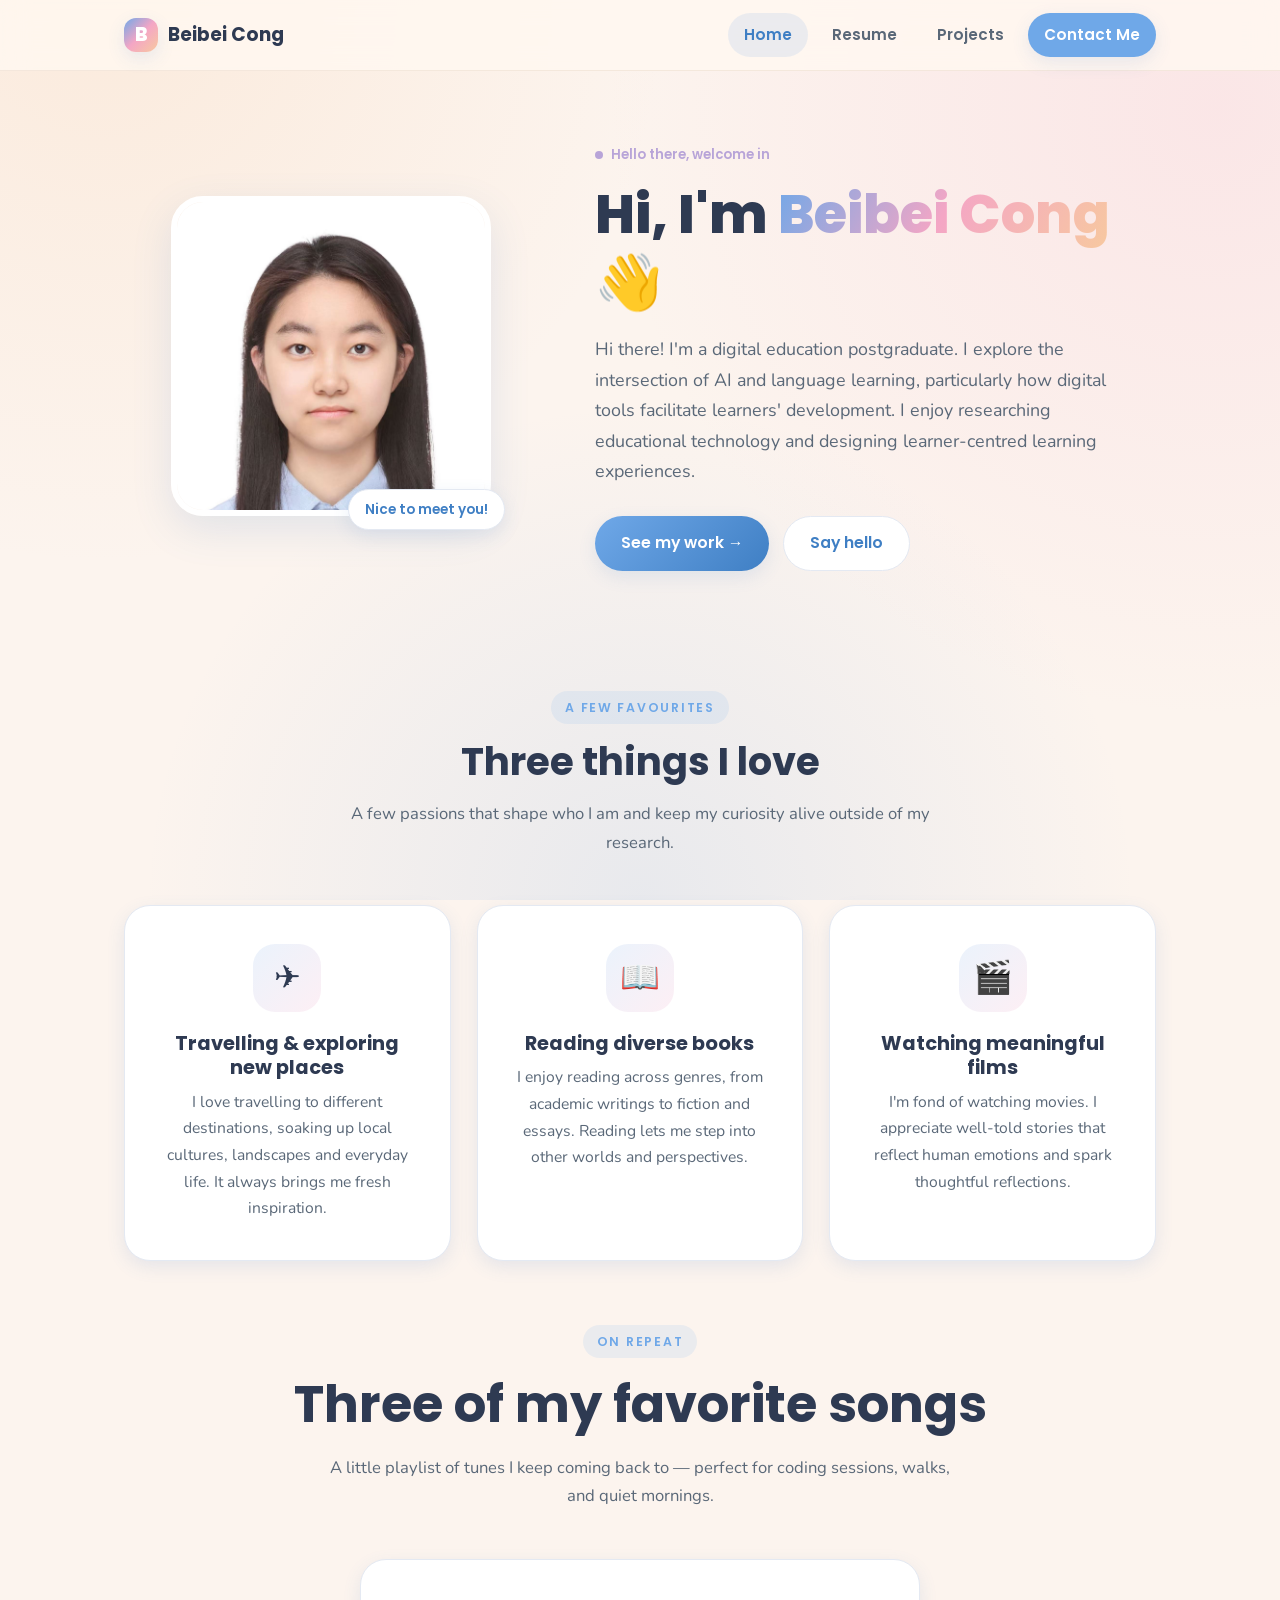
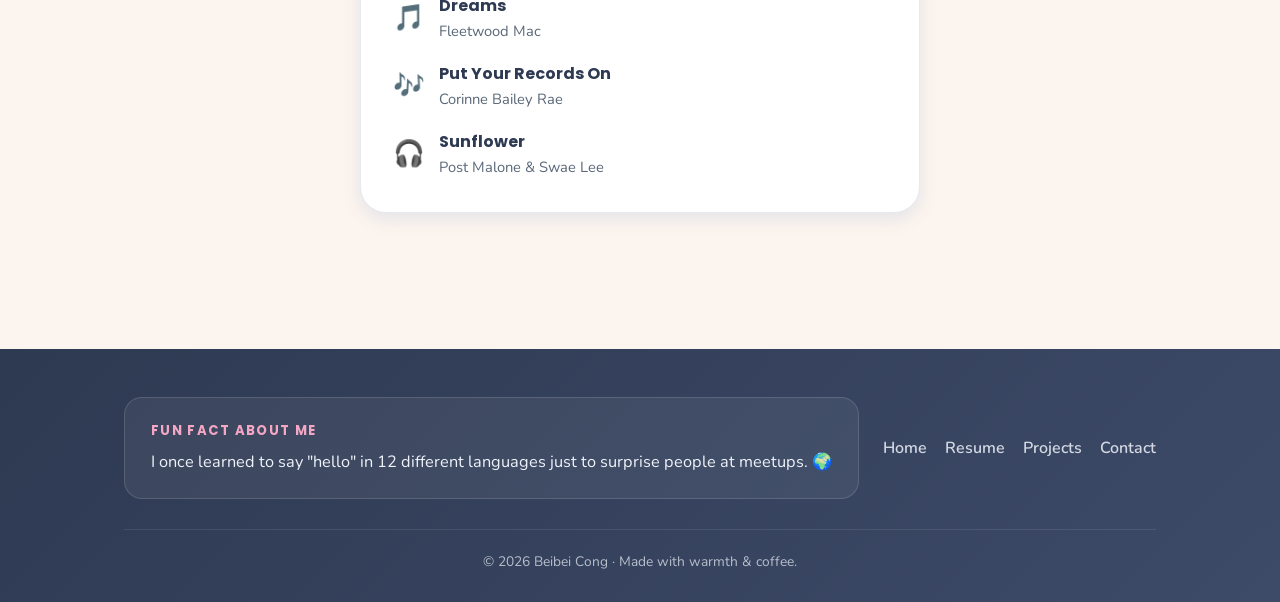
<file: index.html>
<!DOCTYPE html>
<html lang="en">
<head>
  <meta charset="UTF-8" />
  <meta name="viewport" content="width=device-width, initial-scale=1.0" />
  <title>Beibei Cong — Home</title>
  <meta name="description" content="Beibei Cong — digital education postgraduate exploring the intersection of AI and language learning, researching educational technology and designing learner-centred experiences." />
  <link rel="stylesheet" href="styles.css?v=2" />
</head>
<body>
  <!-- ===== Navbar ===== -->
  <header class="nav">
    <div class="container nav-inner">
      <a href="index.html" class="brand">
        <span class="brand-dot">B</span>
        Beibei Cong
      </a>
      <nav class="nav-links" id="navLinks">
        <a href="index.html" class="active">Home</a>
        <a href="resume.html">Resume</a>
        <a href="projects.html">Projects</a>
        <a href="contact.html" class="nav-cta">Contact Me</a>
      </nav>
      <button class="nav-toggle" aria-label="Toggle menu" aria-expanded="false">
        <span></span>
      </button>
    </div>
  </header>

  <main>
    <!-- ===== Hero ===== -->
    <section class="hero">
      <div class="container hero-grid">
        <div class="headshot-wrap reveal">
          <img class="headshot"
            src="assets/profile.jpg"
            alt="Headshot of Beibei Cong" />
          <span class="headshot-badge">Nice to meet you!</span>
        </div>
        <div class="reveal">
          <span class="hero-eyebrow"><span class="pulse"></span> Hello there, welcome in</span>
          <h1>Hi, I'm <span class="accent">Beibei Cong</span> 👋</h1>
          <p class="hero-lead">
            Hi there! I'm a digital education postgraduate. I explore the
            intersection of AI and language learning, particularly how digital
            tools facilitate learners' development. I enjoy researching
            educational technology and designing learner-centred learning
            experiences.
          </p>
          <div class="hero-actions">
            <a href="projects.html" class="btn btn-primary">See my work →</a>
            <a href="contact.html" class="btn btn-ghost">Say hello</a>
          </div>
        </div>
      </div>
    </section>

    <!-- ===== Three things I like ===== -->
    <section class="section">
      <div class="container">
        <div class="center">
          <span class="section-eyebrow">A few favourites</span>
          <h2 class="section-title">Three things I love</h2>
          <p class="section-subtitle">
            A few passions that shape who I am and keep my curiosity alive
            outside of my research.
          </p>
        </div>
        <div class="grid grid-3">
          <article class="card like-card reveal">
            <div class="like-icon">✈️</div>
            <h3>Travelling &amp; exploring new places</h3>
            <p>I love travelling to different destinations, soaking up local cultures, landscapes and everyday life. It always brings me fresh inspiration.</p>
          </article>
          <article class="card like-card reveal">
            <div class="like-icon">📖</div>
            <h3>Reading diverse books</h3>
            <p>I enjoy reading across genres, from academic writings to fiction and essays. Reading lets me step into other worlds and perspectives.</p>
          </article>
          <article class="card like-card reveal">
            <div class="like-icon">🎬</div>
            <h3>Watching meaningful films</h3>
            <p>I'm fond of watching movies. I appreciate well-told stories that reflect human emotions and spark thoughtful reflections.</p>
          </article>
        </div>
      </div>
    </section>

    <!-- ===== Favorite songs ===== -->
    <section class="section" style="padding-top:0;">
      <div class="container">
        <div class="center">
          <span class="section-eyebrow">On repeat</span>
          <h2 class="section-title section-title-lg">Three of my favorite songs</h2>
          <p class="section-subtitle">
            A little playlist of tunes I keep coming back to — perfect for
            coding sessions, walks, and quiet mornings.
          </p>
        </div>
        <div class="card reveal" style="max-width:560px; margin:0 auto;">
          <ul style="list-style:none; text-align:left; display:grid; gap:16px;">
            <li style="display:flex; align-items:center; gap:14px;">
              <span style="font-size:1.6rem;">🎵</span>
              <div>
                <div style="font-family:'Poppins',sans-serif; font-weight:700; color:var(--ink);">Dreams</div>
                <div style="color:var(--ink-soft); font-size:0.92rem;">Fleetwood Mac</div>
              </div>
            </li>
            <li style="display:flex; align-items:center; gap:14px;">
              <span style="font-size:1.6rem;">🎶</span>
              <div>
                <div style="font-family:'Poppins',sans-serif; font-weight:700; color:var(--ink);">Put Your Records On</div>
                <div style="color:var(--ink-soft); font-size:0.92rem;">Corinne Bailey Rae</div>
              </div>
            </li>
            <li style="display:flex; align-items:center; gap:14px;">
              <span style="font-size:1.6rem;">🎧</span>
              <div>
                <div style="font-family:'Poppins',sans-serif; font-weight:700; color:var(--ink);">Sunflower</div>
                <div style="color:var(--ink-soft); font-size:0.92rem;">Post Malone &amp; Swae Lee</div>
              </div>
            </li>
          </ul>
        </div>
      </div>
    </section>
  </main>

  <!-- ===== Footer with fun fact ===== -->
  <footer class="footer">
    <div class="container">
      <div class="footer-inner">
        <div class="funfact">
          <div class="label">Fun fact about me</div>
          <div class="text">
            I once learned to say "hello" in 12 different languages just to
            surprise people at meetups. 🌍
          </div>
        </div>
        <nav class="footer-links">
          <a href="index.html">Home</a>
          <a href="resume.html">Resume</a>
          <a href="projects.html">Projects</a>
          <a href="contact.html">Contact</a>
        </nav>
      </div>
      <div class="footer-bottom">
        © <span id="year"></span> Beibei Cong · Made with warmth &amp; coffee.
      </div>
    </div>
  </footer>

  <script src="script.js"></script>
  <script>document.getElementById('year').textContent = new Date().getFullYear();</script>
</body>
</html>
</file>
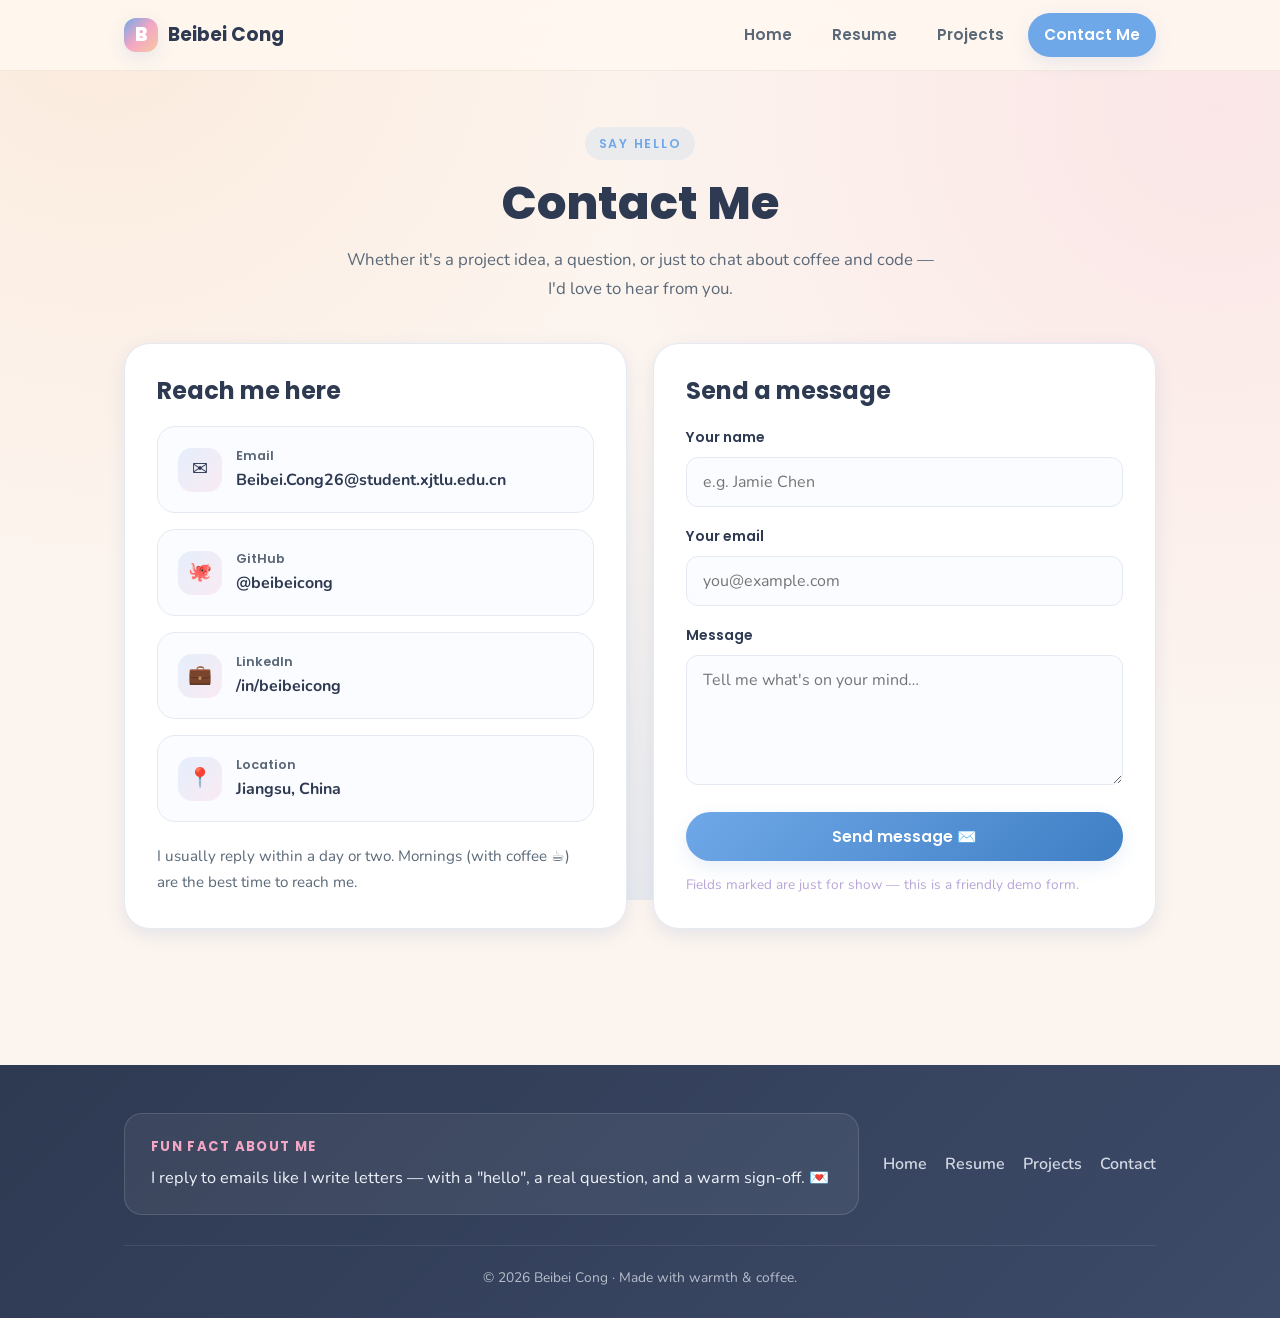
<file: contact.html>
<!DOCTYPE html>
<html lang="en">
<head>
  <meta charset="UTF-8" />
  <meta name="viewport" content="width=device-width, initial-scale=1.0" />
  <title>Beibei Cong — Contact Me</title>
  <meta name="description" content="Get in touch with Beibei Cong." />
  <link rel="stylesheet" href="styles.css" />
</head>
<body>
  <!-- ===== Navbar ===== -->
  <header class="nav">
    <div class="container nav-inner">
      <a href="index.html" class="brand">
        <span class="brand-dot">B</span>
        Beibei Cong
      </a>
      <nav class="nav-links" id="navLinks">
        <a href="index.html">Home</a>
        <a href="resume.html">Resume</a>
        <a href="projects.html">Projects</a>
        <a href="contact.html" class="active nav-cta">Contact Me</a>
      </nav>
      <button class="nav-toggle" aria-label="Toggle menu" aria-expanded="false">
        <span></span>
      </button>
    </div>
  </header>

  <main>
    <!-- ===== Page header ===== -->
    <section class="page-header">
      <div class="container">
        <span class="section-eyebrow">Say hello</span>
        <h1>Contact Me</h1>
        <p>Whether it's a project idea, a question, or just to chat about coffee and code — I'd love to hear from you.</p>
      </div>
    </section>

    <section class="section" style="padding-top:0;">
      <div class="container">
        <div class="contact-grid">
          <!-- Contact details -->
          <div class="card reveal">
            <h2 class="section-title" style="font-size:1.5rem; margin-bottom:20px;">Reach me here</h2>
            <ul class="contact-list">
              <li>
                <span class="contact-icon">✉️</span>
                <div>
                  <div class="label">Email</div>
                  <div class="value">Beibei.Cong26@student.xjtlu.edu.cn</div>
                </div>
              </li>
              <li>
                <span class="contact-icon">🐙</span>
                <div>
                  <div class="label">GitHub</div>
                  <div class="value">@beibeicong</div>
                </div>
              </li>
              <li>
                <span class="contact-icon">💼</span>
                <div>
                  <div class="label">LinkedIn</div>
                  <div class="value">/in/beibeicong</div>
                </div>
              </li>
              <li>
                <span class="contact-icon">📍</span>
                <div>
                  <div class="label">Location</div>
                  <div class="value">Jiangsu, China</div>
                </div>
              </li>
            </ul>
            <p style="margin-top:22px; color:var(--ink-soft); font-size:0.95rem;">
              I usually reply within a day or two. Mornings (with coffee ☕) are the best time to reach me.
            </p>
          </div>

          <!-- Contact form -->
          <div class="card reveal">
            <h2 class="section-title" style="font-size:1.5rem; margin-bottom:20px;">Send a message</h2>
            <form id="contact-form" novalidate>
              <div class="form-field">
                <label for="name">Your name</label>
                <input type="text" id="name" name="name" placeholder="e.g. Jamie Chen" required />
              </div>
              <div class="form-field">
                <label for="email">Your email</label>
                <input type="email" id="email" name="email" placeholder="you@example.com" required />
              </div>
              <div class="form-field">
                <label for="message">Message</label>
                <textarea id="message" name="message" placeholder="Tell me what's on your mind…" required></textarea>
              </div>
              <button type="submit" class="btn btn-primary" style="width:100%; justify-content:center;">Send message ✉️</button>
              <p class="form-note">Fields marked are just for show — this is a friendly demo form.</p>
            </form>
          </div>
        </div>
      </div>
    </section>
  </main>

  <!-- ===== Footer ===== -->
  <footer class="footer">
    <div class="container">
      <div class="footer-inner">
        <div class="funfact">
          <div class="label">Fun fact about me</div>
          <div class="text">
            I reply to emails like I write letters — with a "hello", a real question, and a warm sign-off. 💌
          </div>
        </div>
        <nav class="footer-links">
          <a href="index.html">Home</a>
          <a href="resume.html">Resume</a>
          <a href="projects.html">Projects</a>
          <a href="contact.html">Contact</a>
        </nav>
      </div>
      <div class="footer-bottom">
        © <span id="year"></span> Beibei Cong · Made with warmth &amp; coffee.
      </div>
    </div>
  </footer>

  <script src="script.js?v=2"></script>
  <script>document.getElementById('year').textContent = new Date().getFullYear();</script>
</body>
</html>
</file>
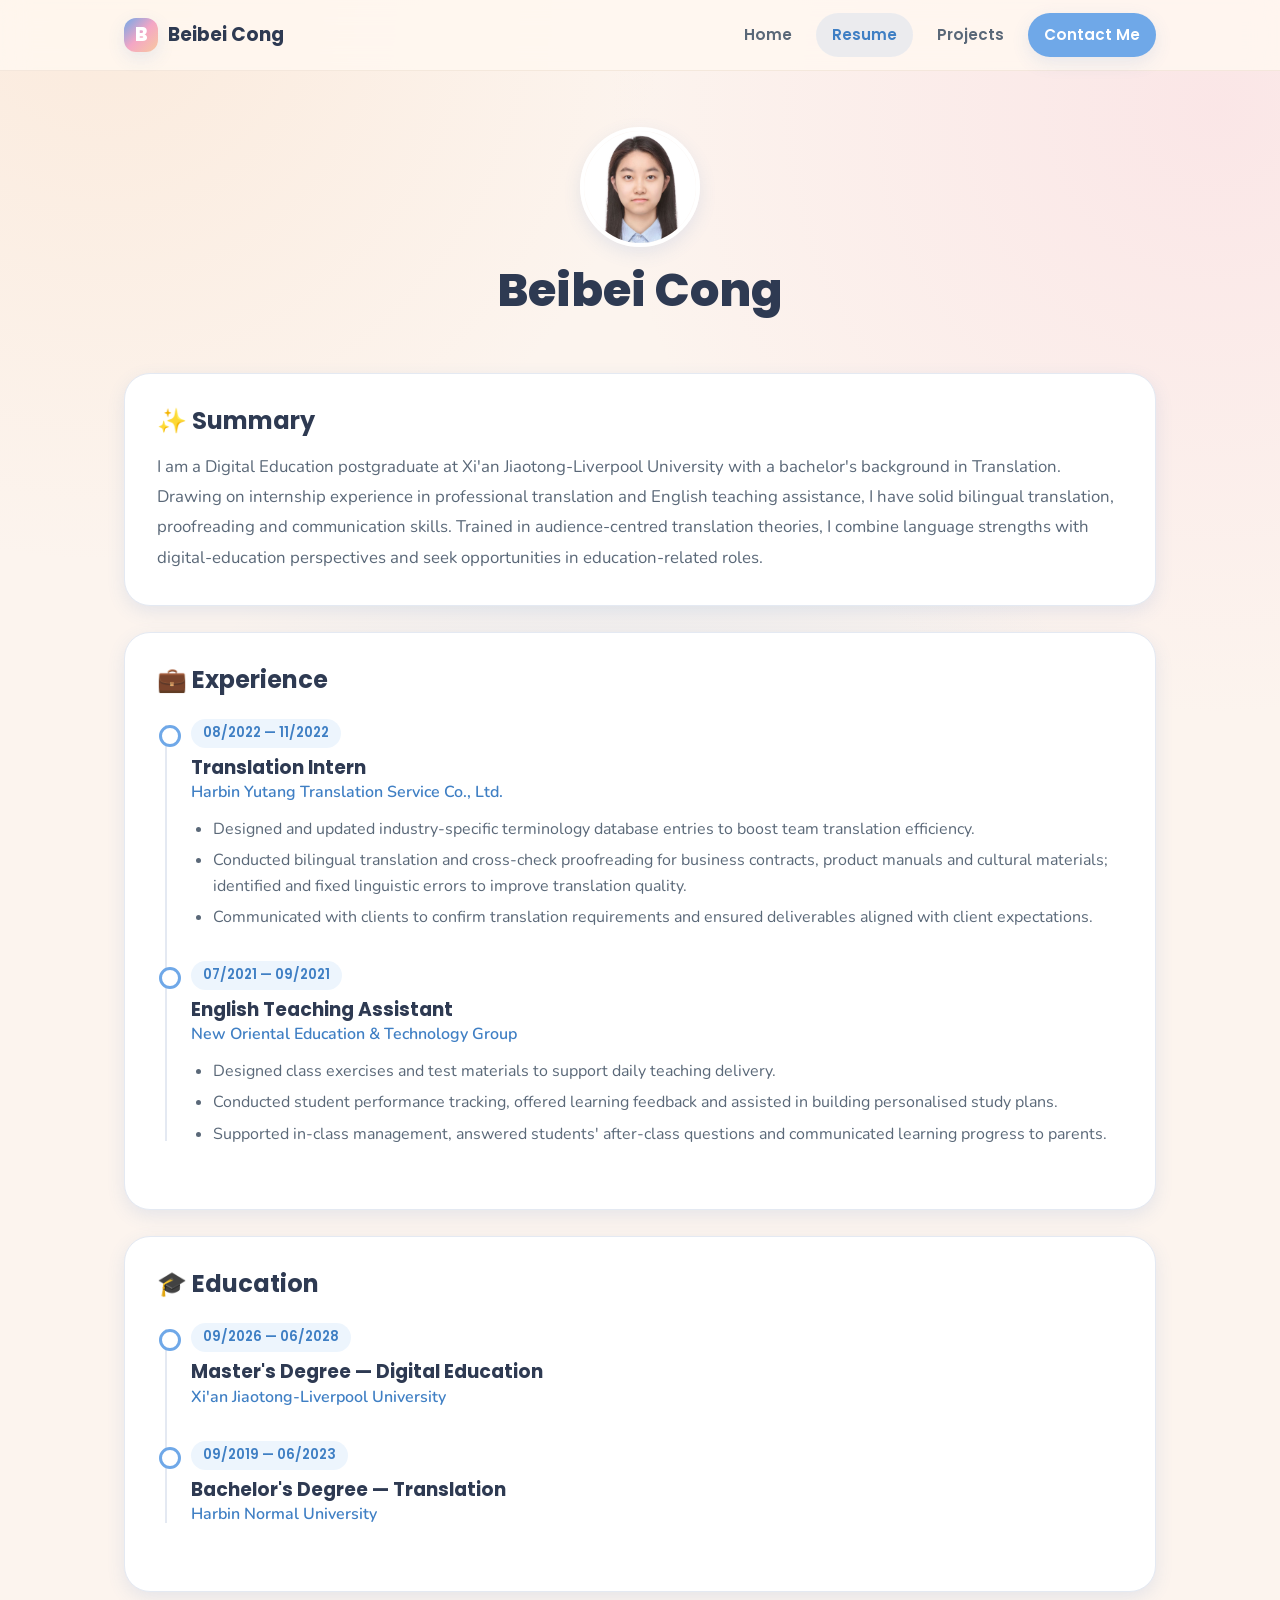
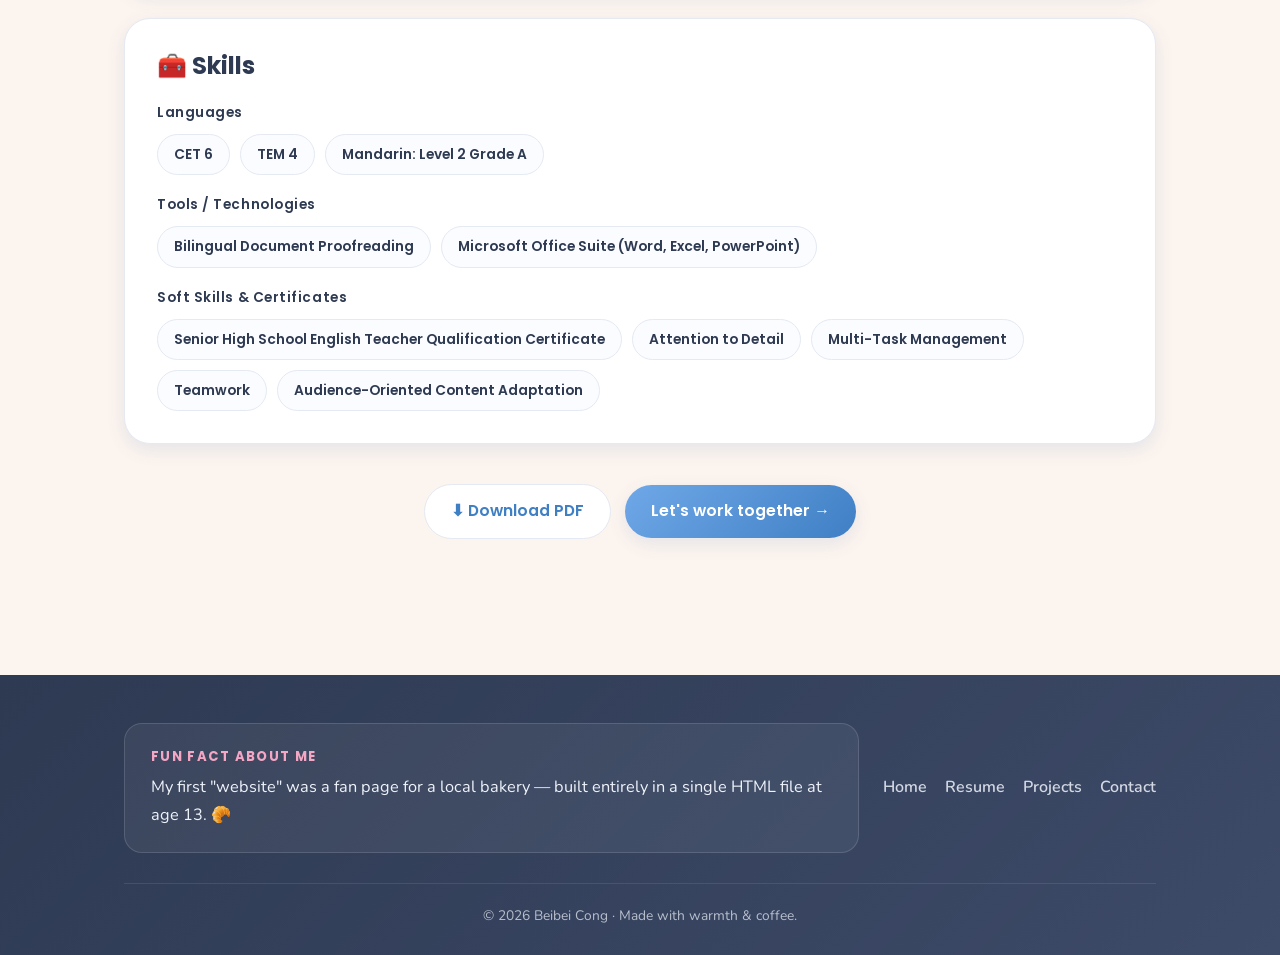
<file: resume.html>
<!DOCTYPE html>
<html lang="en">
<head>
  <meta charset="UTF-8" />
  <meta name="viewport" content="width=device-width, initial-scale=1.0" />
  <title>Beibei Cong — Resume</title>
  <meta name="description" content="The resume of Beibei Cong — experience, education, and skills." />
  <link rel="stylesheet" href="styles.css" />
  <style>
    /* Resume page — bullet list inside timeline entries */
    .resume-bullets { list-style: disc; margin: 8px 0 0; padding-left: 22px; color: var(--ink-soft); }
    .resume-bullets li { margin-bottom: 6px; line-height: 1.6; }
    .resume-bullets li:last-child { margin-bottom: 0; }
    /* Skills groups */
    .skills-group + .skills-group { margin-top: 18px; }
    .skills-group-title {
      font-family: 'Poppins', sans-serif; font-weight: 600; font-size: 0.85rem;
      letter-spacing: 0.04em; color: var(--ink); margin: 0 0 10px;
    }
    /* Resume identity header (photo + name) */
    .resume-identity .container { display: flex; flex-direction: column; align-items: center; }
    .resume-photo {
      width: 120px; height: 120px; border-radius: 50%;
      object-fit: cover; object-position: center 20%;
      border: 4px solid #fff; box-shadow: var(--shadow-sm);
      margin-bottom: 14px;
    }
    .resume-name { font-size: clamp(2rem, 4.5vw, 2.8rem); font-weight: 800; margin-bottom: 0; }

    /* ===== Print: clean compact resume PDF (nav / footer / buttons hidden) ===== */
    @media print {
      @page { size: A4; margin: 1cm; }
      body {
        line-height: 1.4;
        background-color: var(--cream);
        background-image:
          radial-gradient(circle at 8% 0%, rgba(247, 201, 159, 0.22), transparent 38%),
          radial-gradient(circle at 95% 12%, rgba(244, 166, 197, 0.18), transparent 42%),
          radial-gradient(circle at 50% 100%, rgba(111, 168, 232, 0.14), transparent 45%);
        background-attachment: scroll;
      }
      .nav, .footer, .resume-actions { display: none !important; }

      /* Identity header */
      .page-header { padding: 0 0 10px; }
      .resume-photo { width: 72px; height: 72px; margin-bottom: 6px; border-width: 3px; }
      .resume-name { font-size: 1.6rem !important; }

      /* Stack & cards */
      .section { padding: 0 !important; }
      .resume-sections { gap: 12px !important; }
      .card { box-shadow: none; padding: 12px 16px; break-inside: avoid; }
      .card .section-title { font-size: 1.12rem !important; margin-bottom: 8px !important; }

      /* Summary text */
      .card p { line-height: 1.45; }
      .resume-summary { font-size: 0.95rem !important; line-height: 1.45 !important; }

      /* Timeline */
      .timeline { padding-left: 22px; }
      .timeline-item { margin-bottom: 10px; break-inside: avoid; }
      .timeline-item:last-child { margin-bottom: 0; }
      .timeline-item h3 { font-size: 1rem; margin-bottom: 2px; }
      .timeline-item p[style] { margin-bottom: 4px !important; }
      .timeline-meta { gap: 6px; margin-bottom: 4px; font-size: 0.76rem; }
      .timeline-meta .tag { padding: 1px 9px; }
      .resume-bullets { margin-top: 4px; padding-left: 18px; }
      .resume-bullets li { margin-bottom: 2px; line-height: 1.4; }

      /* Skills */
      .skills-group + .skills-group { margin-top: 8px; }
      .skills-group-title { font-size: 0.78rem; margin-bottom: 5px; }
      .skills-wrap { gap: 6px; }
      .chip { font-size: 0.78rem; padding: 3px 11px; }

      .reveal { opacity: 1 !important; transform: none !important; }
      * { -webkit-print-color-adjust: exact; print-color-adjust: exact; }
    }
  </style>
</head>
<body>
  <!-- ===== Navbar ===== -->
  <header class="nav">
    <div class="container nav-inner">
      <a href="index.html" class="brand">
        <span class="brand-dot">B</span>
        Beibei Cong
      </a>
      <nav class="nav-links" id="navLinks">
        <a href="index.html">Home</a>
        <a href="resume.html" class="active">Resume</a>
        <a href="projects.html">Projects</a>
        <a href="contact.html" class="nav-cta">Contact Me</a>
      </nav>
      <button class="nav-toggle" aria-label="Toggle menu" aria-expanded="false">
        <span></span>
      </button>
    </div>
  </header>

  <main>
    <!-- ===== Identity header (photo + name) ===== -->
    <section class="page-header resume-identity">
      <div class="container">
        <img class="resume-photo" src="assets/profile.jpg" alt="Portrait of Beibei Cong" />
        <h1 class="resume-name">Beibei Cong</h1>
      </div>
    </section>

    <section class="section" style="padding-top:0;">
      <div class="container">
        <div class="resume-sections" style="display:flex; flex-direction:column; gap:26px;">

          <!-- ===== Summary ===== -->
          <div class="card reveal">
            <h2 class="section-title" style="font-size:1.5rem; margin-bottom:16px;">✨ Summary</h2>
            <p class="resume-summary" style="font-size:1.05rem; color:var(--ink-soft); line-height:1.8;">
              I am a Digital Education postgraduate at Xi'an Jiaotong-Liverpool University with a bachelor's background in Translation. Drawing on internship experience in professional translation and English teaching assistance, I have solid bilingual translation, proofreading and communication skills. Trained in audience-centred translation theories, I combine language strengths with digital-education perspectives and seek opportunities in education-related roles.
            </p>
          </div>

          <!-- ===== Experience ===== -->
          <div class="card reveal">
            <h2 class="section-title" style="font-size:1.5rem; margin-bottom:24px;">💼 Experience</h2>
            <div class="timeline">
              <div class="timeline-item">
                <div class="timeline-meta">
                  <span class="tag">08/2022 — 11/2022</span>
                </div>
                <h3>Translation Intern</h3>
                <p style="font-weight:600; color:var(--coral-dark); margin-bottom:10px;">Harbin Yutang Translation Service Co., Ltd.</p>
                <ul class="resume-bullets">
                  <li>Designed and updated industry-specific terminology database entries to boost team translation efficiency.</li>
                  <li>Conducted bilingual translation and cross-check proofreading for business contracts, product manuals and cultural materials; identified and fixed linguistic errors to improve translation quality.</li>
                  <li>Communicated with clients to confirm translation requirements and ensured deliverables aligned with client expectations.</li>
                </ul>
              </div>
              <div class="timeline-item">
                <div class="timeline-meta">
                  <span class="tag">07/2021 — 09/2021</span>
                </div>
                <h3>English Teaching Assistant</h3>
                <p style="font-weight:600; color:var(--coral-dark); margin-bottom:10px;">New Oriental Education &amp; Technology Group</p>
                <ul class="resume-bullets">
                  <li>Designed class exercises and test materials to support daily teaching delivery.</li>
                  <li>Conducted student performance tracking, offered learning feedback and assisted in building personalised study plans.</li>
                  <li>Supported in-class management, answered students' after-class questions and communicated learning progress to parents.</li>
                </ul>
              </div>
            </div>
          </div>

          <!-- ===== Education ===== -->
          <div class="card reveal">
            <h2 class="section-title" style="font-size:1.5rem; margin-bottom:24px;">🎓 Education</h2>
            <div class="timeline">
              <div class="timeline-item">
                <div class="timeline-meta">
                  <span class="tag">09/2026 — 06/2028</span>
                </div>
                <h3>Master's Degree — Digital Education</h3>
                <p style="font-weight:600; color:var(--coral-dark); margin-bottom:6px;">Xi'an Jiaotong-Liverpool University</p>
              </div>
              <div class="timeline-item">
                <div class="timeline-meta">
                  <span class="tag">09/2019 — 06/2023</span>
                </div>
                <h3>Bachelor's Degree — Translation</h3>
                <p style="font-weight:600; color:var(--coral-dark); margin-bottom:6px;">Harbin Normal University</p>
              </div>
            </div>
          </div>

          <!-- ===== Skills ===== -->
          <div class="card reveal">
            <h2 class="section-title" style="font-size:1.5rem; margin-bottom:20px;">🧰 Skills</h2>
            <div class="skills-group">
              <p class="skills-group-title">Languages</p>
              <div class="skills-wrap">
                <span class="chip">CET 6</span>
                <span class="chip">TEM 4</span>
                <span class="chip">Mandarin: Level 2 Grade A</span>
              </div>
            </div>
            <div class="skills-group">
              <p class="skills-group-title">Tools / Technologies</p>
              <div class="skills-wrap">
                <span class="chip">Bilingual Document Proofreading</span>
                <span class="chip">Microsoft Office Suite (Word, Excel, PowerPoint)</span>
              </div>
            </div>
            <div class="skills-group">
              <p class="skills-group-title">Soft Skills &amp; Certificates</p>
              <div class="skills-wrap">
                <span class="chip">Senior High School English Teacher Qualification Certificate</span>
                <span class="chip">Attention to Detail</span>
                <span class="chip">Multi-Task Management</span>
                <span class="chip">Teamwork</span>
                <span class="chip">Audience-Oriented Content Adaptation</span>
              </div>
            </div>
          </div>

        </div>

        <div class="center resume-actions" style="margin-top:40px;">
          <a href="resume.pdf" download="Beibei-Cong-Resume.pdf" class="btn btn-ghost">⬇ Download PDF</a>
          <a href="contact.html" class="btn btn-primary" style="margin-left:10px;">Let's work together →</a>
        </div>
      </div>
    </section>
  </main>

  <!-- ===== Footer ===== -->
  <footer class="footer">
    <div class="container">
      <div class="footer-inner">
        <div class="funfact">
          <div class="label">Fun fact about me</div>
          <div class="text">
            My first "website" was a fan page for a local bakery — built entirely in a single HTML file at age 13. 🥐
          </div>
        </div>
        <nav class="footer-links">
          <a href="index.html">Home</a>
          <a href="resume.html">Resume</a>
          <a href="projects.html">Projects</a>
          <a href="contact.html">Contact</a>
        </nav>
      </div>
      <div class="footer-bottom">
        © <span id="year"></span> Beibei Cong · Made with warmth &amp; coffee.
      </div>
    </div>
  </footer>

  <script src="script.js"></script>
  <script>document.getElementById('year').textContent = new Date().getFullYear();</script>
</body>
</html>
</file>
<file: styles.css>
/* ===== Google Fonts ===== */
@import url('https://fonts.googleapis.com/css2?family=Nunito:wght@400;500;600;700&family=Poppins:wght@500;600;700;800&display=swap');

/* ===== Design Tokens ===== */
:root {
  --cream: #FCF4EE;        /* soft peach base */
  --cream-soft: #F7F4FB;   /* cool lavender-white */
  --coral: #6FA8E8;        /* COOL BLUE (primary) */
  --coral-dark: #3F7FC4;   /* deep blue */
  --honey: #F4A6C5;        /* PINK */
  --peach: #F7C99F;        /* warm peach (gradient accent) */
  --sage: #B8A4D8;         /* soft lavender (status) */
  --ink: #2E3A52;          /* cool navy text */
  --ink-soft: #5A6878;
  --card: #FFFFFF;
  --card-warm: #FBFCFF;    /* cool-tinted card */
  --line: #E4E9F2;
  --shadow: 0 14px 40px rgba(63, 127, 196, 0.14);
  --shadow-sm: 0 6px 18px rgba(63, 127, 196, 0.12);
  --radius-lg: 26px;
  --radius-md: 18px;
  --radius-sm: 12px;
  --maxw: 1080px;
}

/* ===== Reset ===== */
* { margin: 0; padding: 0; box-sizing: border-box; }

html { scroll-behavior: smooth; }

body {
  font-family: 'Nunito', system-ui, sans-serif;
  color: var(--ink);
  background: var(--cream);
  background-image:
    radial-gradient(circle at 8% 0%, rgba(247, 201, 159, 0.22), transparent 38%),
    radial-gradient(circle at 95% 12%, rgba(244, 166, 197, 0.18), transparent 42%),
    radial-gradient(circle at 50% 100%, rgba(111, 168, 232, 0.14), transparent 45%);
  background-attachment: fixed;
  line-height: 1.7;
  -webkit-font-smoothing: antialiased;
  min-height: 100vh;
  display: flex;
  flex-direction: column;
}

h1, h2, h3, h4 { font-family: 'Poppins', system-ui, sans-serif; line-height: 1.25; color: var(--ink); }

a { color: var(--coral-dark); text-decoration: none; transition: color .2s ease; }
a:hover { color: var(--coral); }

img { max-width: 100%; display: block; }

main { flex: 1; }

/* ===== Layout helpers ===== */
.container { width: 100%; max-width: var(--maxw); margin: 0 auto; padding: 0 24px; }

.section { padding: 64px 0; }
.section-eyebrow {
  display: inline-block;
  font-family: 'Poppins', sans-serif;
  font-weight: 600;
  font-size: 0.78rem;
  letter-spacing: 0.14em;
  text-transform: uppercase;
  color: var(--coral);
  background: rgba(111, 168, 232, 0.12);
  padding: 6px 14px;
  border-radius: 999px;
  margin-bottom: 14px;
}
.section-title {
  font-size: clamp(1.7rem, 3.4vw, 2.4rem);
  font-weight: 700;
  margin-bottom: 14px;
}
.section-title-lg {
  font-size: clamp(2.3rem, 5vw, 3.2rem);
  margin-bottom: 18px;
}
.section-subtitle {
  color: var(--ink-soft);
  max-width: 620px;
  margin: 0 auto 48px;
  font-size: 1.04rem;
}
.center { text-align: center; }

/* ===== Navbar ===== */
.nav {
  position: sticky;
  top: 0;
  z-index: 50;
  backdrop-filter: blur(14px);
  background: rgba(255, 248, 241, 0.82);
  border-bottom: 1px solid rgba(240, 226, 212, 0.7);
}
.nav-inner {
  display: flex;
  align-items: center;
  justify-content: space-between;
  height: 70px;
}
.brand {
  display: flex;
  align-items: center;
  gap: 10px;
  font-family: 'Poppins', sans-serif;
  font-weight: 700;
  font-size: 1.18rem;
  color: var(--ink);
}
.brand-dot {
  width: 34px; height: 34px;
  border-radius: 12px;
  background: linear-gradient(135deg, var(--coral), var(--honey), var(--peach));
  display: grid; place-items: center;
  color: #fff; font-weight: 800;
  box-shadow: var(--shadow-sm);
}
.nav-links { display: flex; align-items: center; gap: 8px; }
.nav-links a {
  font-family: 'Poppins', sans-serif;
  font-weight: 600;
  font-size: 0.95rem;
  color: var(--ink-soft);
  padding: 9px 16px;
  border-radius: 999px;
  transition: all .2s ease;
}
.nav-links a:hover { color: var(--coral-dark); background: rgba(111, 168, 232, 0.10); }
.nav-links a.active { color: var(--coral-dark); background: rgba(111, 168, 232, 0.14); }
.nav-cta {
  background: var(--coral) !important;
  color: #fff !important;
  box-shadow: var(--shadow-sm);
}
.nav-cta:hover { background: var(--coral-dark) !important; color: #fff !important; }

.nav-toggle {
  display: none;
  background: none; border: none; cursor: pointer;
  width: 42px; height: 42px; border-radius: 12px;
  align-items: center; justify-content: center;
}
.nav-toggle:hover { background: rgba(111, 168, 232, 0.10); }
.nav-toggle span {
  display: block; width: 22px; height: 2px; border-radius: 2px;
  background: var(--ink); position: relative;
  transition: .25s ease;
}
.nav-toggle span::before, .nav-toggle span::after {
  content: ''; position: absolute; left: 0;
  width: 22px; height: 2px; border-radius: 2px; background: var(--ink);
  transition: .25s ease;
}
.nav-toggle span::before { top: -7px; }
.nav-toggle span::after { top: 7px; }

/* ===== Buttons ===== */
.btn {
  display: inline-flex; align-items: center; gap: 8px;
  font-family: 'Poppins', sans-serif;
  font-weight: 600; font-size: 0.98rem;
  padding: 13px 26px; border-radius: 999px;
  border: none; cursor: pointer; transition: all .22s ease;
}
.btn-primary {
  background: linear-gradient(135deg, var(--coral), var(--coral-dark));
  color: #fff; box-shadow: var(--shadow-sm);
}
.btn-primary:hover { transform: translateY(-2px); box-shadow: var(--shadow); color: #fff; }
.btn-ghost {
  background: var(--card);
  color: var(--coral-dark);
  border: 1.5px solid var(--line);
}
.btn-ghost:hover { border-color: var(--coral); color: var(--coral-dark); transform: translateY(-2px); }

/* ===== Cards ===== */
.card {
  background: var(--card);
  border: 1px solid var(--line);
  border-radius: var(--radius-lg);
  padding: 32px;
  box-shadow: var(--shadow-sm);
  transition: transform .22s ease, box-shadow .22s ease;
}
.card:hover { transform: translateY(-4px); box-shadow: var(--shadow); }

.grid { display: grid; gap: 26px; }
.grid-3 { grid-template-columns: repeat(3, 1fr); }
.grid-2 { grid-template-columns: repeat(2, 1fr); }

/* ===== Hero ===== */
.hero {
  padding: 70px 0 56px;
}
.hero-grid {
  display: grid;
  grid-template-columns: 0.85fr 1.15fr;
  gap: 56px;
  align-items: center;
}
.headshot-wrap {
  position: relative;
  justify-self: center;
}
.headshot {
  width: 320px; height: 320px;
  border-radius: 32px;
  object-fit: cover;
  object-position: center top;
  border: 6px solid var(--card);
  box-shadow: var(--shadow);
}
.headshot-badge {
  position: absolute;
  bottom: -14px; right: -14px;
  background: var(--card);
  border: 1px solid var(--line);
  border-radius: 999px;
  padding: 8px 16px;
  font-family: 'Poppins', sans-serif;
  font-weight: 600;
  font-size: 0.85rem;
  color: var(--coral-dark);
  box-shadow: var(--shadow-sm);
}
.hero-eyebrow {
  display: inline-flex; align-items: center; gap: 8px;
  font-family: 'Poppins', sans-serif;
  font-weight: 600; font-size: 0.82rem;
  color: var(--sage);
  margin-bottom: 14px;
}
.hero-eyebrow .pulse {
  width: 8px; height: 8px; border-radius: 50%;
  background: var(--sage);
  box-shadow: 0 0 0 0 rgba(184, 164, 216, 0.6);
  animation: pulse 2s infinite;
}
@keyframes pulse {
  0% { box-shadow: 0 0 0 0 rgba(184, 164, 216, 0.55); }
  70% { box-shadow: 0 0 0 10px rgba(184, 164, 216, 0); }
  100% { box-shadow: 0 0 0 0 rgba(184, 164, 216, 0); }
}
.hero h1 {
  font-size: clamp(2.3rem, 5vw, 3.4rem);
  font-weight: 800;
  margin-bottom: 18px;
}
.hero h1 .accent {
  background: linear-gradient(120deg, var(--coral), var(--honey), var(--peach));
  -webkit-background-clip: text;
  background-clip: text;
  -webkit-text-fill-color: transparent;
}
.hero-lead {
  font-size: 1.12rem;
  color: var(--ink-soft);
  max-width: 540px;
  margin-bottom: 30px;
}
.hero-actions { display: flex; flex-wrap: wrap; gap: 14px; }

/* ===== Likes cards ===== */
.like-card { text-align: center; padding: 38px 28px; }
.like-icon {
  width: 68px; height: 68px;
  margin: 0 auto 20px;
  border-radius: 22px;
  display: grid; place-items: center;
  font-size: 2rem;
  background: linear-gradient(135deg, rgba(111,168,232,0.14), rgba(244,166,197,0.18));
}
.like-card h3 { font-size: 1.22rem; margin-bottom: 8px; }
.like-card p { color: var(--ink-soft); font-size: 0.98rem; }

/* ===== Page header (sub-pages) ===== */
.page-header {
  padding: 56px 0 40px;
  text-align: center;
}
.page-header h1 {
  font-size: clamp(2rem, 4.5vw, 2.9rem);
  font-weight: 800;
  margin-bottom: 14px;
}
.page-header p { color: var(--ink-soft); max-width: 600px; margin: 0 auto; font-size: 1.05rem; }

/* ===== Resume timeline ===== */
.timeline { position: relative; padding-left: 34px; }
.timeline::before {
  content: ''; position: absolute;
  left: 8px; top: 6px; bottom: 6px;
  width: 2px; background: var(--line);
}
.timeline-item { position: relative; margin-bottom: 30px; }
.timeline-item::before {
  content: ''; position: absolute;
  left: -32px; top: 6px;
  width: 16px; height: 16px; border-radius: 50%;
  background: var(--card);
  border: 3px solid var(--coral);
}
.timeline-item h3 { font-size: 1.18rem; }
.timeline-meta {
  display: flex; flex-wrap: wrap; gap: 8px;
  font-family: 'Poppins', sans-serif;
  font-size: 0.84rem; font-weight: 600;
  color: var(--coral-dark);
  margin-bottom: 8px;
}
.timeline-meta .tag {
  background: rgba(111, 168, 232, 0.12);
  padding: 3px 12px; border-radius: 999px;
}
.timeline-item p { color: var(--ink-soft); }

.skills-wrap { display: flex; flex-wrap: wrap; gap: 10px; }
.chip {
  font-family: 'Poppins', sans-serif;
  font-weight: 600; font-size: 0.86rem;
  background: var(--card-warm);
  border: 1px solid var(--line);
  color: var(--ink);
  padding: 8px 16px; border-radius: 999px;
  transition: all .2s ease;
}
.chip:hover { border-color: var(--coral); color: var(--coral-dark); transform: translateY(-2px); }

/* ===== Project cards ===== */
.project-card { padding: 0; overflow: hidden; display: flex; flex-direction: column; }
.project-thumb {
  height: 180px;
  background: linear-gradient(135deg, var(--coral), var(--honey), var(--peach));
  display: grid; place-items: center;
  font-size: 3rem;
}
.project-body { padding: 26px 28px 30px; }
.project-body h3 { font-size: 1.22rem; margin-bottom: 8px; }
.project-body p { color: var(--ink-soft); font-size: 0.98rem; margin-bottom: 16px; }
.project-tags { display: flex; flex-wrap: wrap; gap: 8px; }
.project-tag {
  font-family: 'Poppins', sans-serif;
  font-size: 0.76rem; font-weight: 600;
  background: rgba(244, 166, 197, 0.22);
  color: #C0578A;
  padding: 4px 12px; border-radius: 999px;
}

/* ===== To-do app ===== */
.todo-app { max-width: 620px; margin: 0 auto; }
.todo-search-wrap { margin-bottom: 16px; }
.todo-search-wrap input {
  width: 100%;
  font-family: 'Nunito', sans-serif;
  font-size: 0.98rem;
  padding: 12px 16px;
  border: 1.5px solid var(--line);
  border-radius: var(--radius-sm);
  background: var(--cream-soft);
  color: var(--ink);
  transition: border-color .2s ease, box-shadow .2s ease;
}
.todo-search-wrap input:focus {
  outline: none; border-color: var(--coral);
  box-shadow: 0 0 0 4px rgba(111, 168, 232, 0.14);
}
.todo-search-wrap input::placeholder { color: var(--ink-soft); opacity: 0.8; }
.todo-no-match {
  text-align: center;
  color: var(--ink-soft);
  padding: 24px 16px;
  font-size: 0.95rem;
}
.todo-input-row {
  display: flex;
  flex-wrap: wrap;
  gap: 12px;
  align-items: stretch;
}
.todo-input-row input[type="text"] {
  flex: 1 1 200px;
  font-family: 'Nunito', sans-serif;
  font-size: 1rem;
  padding: 13px 16px;
  border: 1.5px solid var(--line);
  border-radius: var(--radius-sm);
  background: var(--card-warm);
  color: var(--ink);
  transition: border-color .2s ease, box-shadow .2s ease;
}
.todo-input-row input[type="text"]:focus {
  outline: none; border-color: var(--coral);
  box-shadow: 0 0 0 4px rgba(111, 168, 232, 0.14);
}
.todo-input-row input[type="date"] {
  font-family: 'Nunito', sans-serif;
  font-size: 0.95rem;
  padding: 13px 16px;
  border: 1.5px solid var(--line);
  border-radius: var(--radius-sm);
  background: var(--card-warm);
  color: var(--ink);
  flex: 0 0 auto;
}
.todo-input-row input[type="date"]:focus {
  outline: none; border-color: var(--coral);
  box-shadow: 0 0 0 4px rgba(111, 168, 232, 0.14);
}
.todo-add {
  flex: 0 0 auto;
  font-family: 'Poppins', sans-serif;
  font-weight: 600;
  font-size: 0.98rem;
  padding: 13px 26px;
  border-radius: var(--radius-sm);
  border: none;
  cursor: pointer;
  background: linear-gradient(135deg, var(--coral), var(--coral-dark));
  color: #fff;
  box-shadow: var(--shadow-sm);
  transition: transform .2s ease, box-shadow .2s ease;
}
.todo-add:hover { transform: translateY(-2px); box-shadow: var(--shadow); }

.todo-list { list-style: none; display: grid; gap: 10px; margin-top: 26px; }
.todo-empty {
  text-align: center;
  color: var(--ink-soft);
  padding: 36px 20px;
  border: 2px dashed var(--line);
  border-radius: var(--radius-md);
}
.todo-item {
  display: flex;
  align-items: center;
  gap: 14px;
  padding: 14px 18px;
  background: var(--card-warm);
  border: 1.5px solid var(--line);
  border-radius: var(--radius-sm);
  transition: all .2s ease;
}
.todo-item:hover { border-color: var(--coral); }
.todo-item.done { opacity: 0.65; background: var(--cream-soft); }

.todo-check {
  flex: none;
  width: 24px; height: 24px;
  border: 2px solid var(--line);
  border-radius: 8px;
  background: var(--card);
  cursor: pointer;
  display: grid; place-items: center;
  transition: all .2s ease;
}
.todo-check:hover { border-color: var(--coral); }
.todo-item.done .todo-check {
  background: linear-gradient(135deg, var(--coral), var(--coral-dark));
  border-color: var(--coral-dark);
}
.todo-check svg { display: none; }
.todo-item.done .todo-check svg { display: block; }

.todo-text { flex: 1; min-width: 0; }
.todo-text .task { font-weight: 600; color: var(--ink); word-break: break-word; cursor: text; border-radius: 6px; padding: 2px 4px; margin: -2px -4px; }
.todo-text .task:hover { background: rgba(111, 168, 232, 0.10); }
.todo-text .task[contenteditable="true"] { outline: none; background: var(--card); box-shadow: 0 0 0 3px rgba(111, 168, 232, 0.22); }
.todo-item.done .todo-text .task { text-decoration: line-through; color: var(--ink-soft); }
.todo-text .date {
  font-family: 'Poppins', sans-serif;
  font-size: 0.78rem; font-weight: 600;
  color: var(--coral-dark);
  margin-top: 2px;
}
.todo-item.done .todo-text .date { color: var(--ink-soft); }

.todo-delete {
  flex: none;
  width: 34px; height: 34px;
  border-radius: 10px;
  border: none;
  background: transparent;
  color: var(--ink-soft);
  font-size: 1.2rem;
  cursor: pointer;
  display: grid; place-items: center;
  transition: all .2s ease;
}
.todo-delete:hover { background: rgba(244, 166, 197, 0.2); color: #C0578A; }

.todo-stats {
  display: flex; gap: 14px;
  margin-top: 18px;
  font-family: 'Poppins', sans-serif;
  font-size: 0.85rem; font-weight: 600;
  color: var(--ink-soft);
}
.todo-stats span { display: inline-flex; align-items: center; gap: 6px; }

/* Priority selector */
.todo-priority {
  display: inline-flex;
  gap: 6px;
  padding: 4px;
  background: var(--cream-soft);
  border: 1.5px solid var(--line);
  border-radius: var(--radius-sm);
}
.todo-priority button {
  font-family: 'Poppins', sans-serif;
  font-weight: 600;
  font-size: 0.82rem;
  padding: 7px 14px;
  border: none;
  border-radius: 8px;
  background: transparent;
  color: var(--ink-soft);
  cursor: pointer;
  transition: all .2s ease;
}
.todo-priority button:hover { background: rgba(111, 168, 232, 0.12); }
.todo-priority button.active {
  color: #fff;
  box-shadow: var(--shadow-sm);
}
.todo-priority button.active[data-priority="low"]    { background: #6FAE7E; }
.todo-priority button.active[data-priority="medium"] { background: #F2A93B; }
.todo-priority button.active[data-priority="high"]   { background: #E07A6B; }

/* Emoji picker */
.todo-emoji-row {
  display: flex;
  flex-wrap: wrap;
  gap: 8px;
  align-items: center;
  margin-top: 14px;
}
.todo-emoji-row .label {
  font-family: 'Poppins', sans-serif;
  font-weight: 600;
  font-size: 0.82rem;
  color: var(--ink-soft);
  margin-right: 4px;
}
.todo-emoji {
  width: 38px; height: 38px;
  border: 1.5px solid var(--line);
  border-radius: 10px;
  background: var(--card-warm);
  font-size: 1.2rem;
  cursor: pointer;
  display: grid; place-items: center;
  transition: all .2s ease;
}
.todo-emoji:hover { border-color: var(--coral); transform: translateY(-2px); }
.todo-emoji.active {
  border-color: var(--coral);
  background: linear-gradient(135deg, rgba(111, 168, 232, 0.18), rgba(244, 166, 197, 0.18));
  transform: scale(1.08);
}

/* Task badges (priority + emoji shown on each task) */
.todo-badges { display: flex; align-items: center; gap: 8px; flex: none; }
.todo-emoji-chip {
  font-size: 1.15rem;
  line-height: 1;
}
.todo-priority-chip {
  font-family: 'Poppins', sans-serif;
  font-weight: 600;
  font-size: 0.7rem;
  text-transform: uppercase;
  letter-spacing: 0.04em;
  padding: 3px 10px;
  border-radius: 999px;
  color: #fff;
}
.todo-priority-chip[data-priority="low"]    { background: #6FAE7E; }
.todo-priority-chip[data-priority="medium"] { background: #F2A93B; }
.todo-priority-chip[data-priority="high"]   { background: #E07A6B; }

/* ===== Contact ===== */
.contact-grid {
  display: grid;
  grid-template-columns: 1fr 1fr;
  gap: 26px;
}
.contact-list { list-style: none; display: grid; gap: 16px; }
.contact-list li {
  display: flex; align-items: center; gap: 14px;
  padding: 18px 20px;
  background: var(--card-warm);
  border: 1px solid var(--line);
  border-radius: var(--radius-md);
  transition: all .2s ease;
}
.contact-list li:hover { border-color: var(--coral); transform: translateX(4px); }
.contact-icon {
  width: 44px; height: 44px; flex: none;
  border-radius: 14px;
  background: linear-gradient(135deg, rgba(111,168,232,0.16), rgba(244,166,197,0.20));
  display: grid; place-items: center; font-size: 1.2rem;
}
.contact-list .label { font-family: 'Poppins', sans-serif; font-weight: 600; font-size: 0.8rem; color: var(--ink-soft); }
.contact-list .value { font-weight: 700; color: var(--ink); }

.form-field { margin-bottom: 18px; }
.form-field label {
  display: block; font-family: 'Poppins', sans-serif;
  font-weight: 600; font-size: 0.88rem; margin-bottom: 7px;
}
.form-field input, .form-field textarea {
  width: 100%;
  font-family: 'Nunito', sans-serif;
  font-size: 1rem;
  padding: 13px 16px;
  border: 1.5px solid var(--line);
  border-radius: var(--radius-sm);
  background: var(--card-warm);
  color: var(--ink);
  transition: border-color .2s ease, box-shadow .2s ease;
}
.form-field input:focus, .form-field textarea:focus {
  outline: none; border-color: var(--coral);
  box-shadow: 0 0 0 4px rgba(111, 168, 232, 0.12);
}
.form-field textarea { resize: vertical; min-height: 130px; }
.form-note { font-size: 0.85rem; color: var(--sage); margin-top: 12px; }

/* ===== Footer ===== */
.footer {
  margin-top: 72px;
  background: linear-gradient(135deg, #2E3A52, #3D4A68);
  color: #EEF2FA;
  padding: 48px 0 28px;
}
.footer-inner {
  display: flex; flex-wrap: wrap; gap: 24px;
  justify-content: space-between; align-items: center;
}
.funfact {
  flex: 1; min-width: 280px;
  background: rgba(255, 255, 255, 0.06);
  border: 1px solid rgba(238, 242, 250, 0.14);
  border-radius: var(--radius-md);
  padding: 22px 26px;
}
.funfact .label {
  font-family: 'Poppins', sans-serif;
  font-weight: 700; font-size: 0.82rem;
  letter-spacing: 0.1em; text-transform: uppercase;
  color: var(--honey); margin-bottom: 6px;
}
.funfact .text { font-size: 1.02rem; color: #EEF2FA; }
.footer-links { display: flex; gap: 18px; flex-wrap: wrap; }
.footer-links a { color: #EEF2FA; font-weight: 600; opacity: 0.85; }
.footer-links a:hover { opacity: 1; color: var(--honey); }
.footer-bottom {
  margin-top: 30px; padding-top: 20px;
  border-top: 1px solid rgba(238, 242, 250, 0.14);
  text-align: center; font-size: 0.86rem; opacity: 0.7;
}

/* ===== Reveal animation ===== */
.reveal { opacity: 0; transform: translateY(20px); transition: opacity .6s ease, transform .6s ease; }
.reveal.in { opacity: 1; transform: none; }

/* ===== Weather app ===== */
.weather-app { max-width: 620px; margin: 0 auto; }
.weather-input-row { display: flex; flex-wrap: wrap; gap: 12px; align-items: stretch; }
.weather-input-row input {
  flex: 1 1 200px;
  font-family: 'Nunito', sans-serif;
  font-size: 1rem;
  padding: 13px 16px;
  border: 1.5px solid var(--line);
  border-radius: var(--radius-sm);
  background: var(--card-warm);
  color: var(--ink);
  transition: border-color .2s ease, box-shadow .2s ease;
}
.weather-input-row input:focus {
  outline: none; border-color: var(--coral);
  box-shadow: 0 0 0 4px rgba(111, 168, 232, 0.14);
}
.weather-search {
  flex: 0 0 auto;
  font-family: 'Poppins', sans-serif; font-weight: 600; font-size: 0.98rem;
  padding: 13px 26px; border-radius: var(--radius-sm); border: none; cursor: pointer;
  background: linear-gradient(135deg, var(--coral), var(--coral-dark));
  color: #fff; box-shadow: var(--shadow-sm);
  transition: transform .2s ease, box-shadow .2s ease, opacity .2s ease;
}
.weather-search:hover { transform: translateY(-2px); box-shadow: var(--shadow); }
.weather-search:disabled { opacity: 0.65; cursor: default; transform: none; box-shadow: var(--shadow-sm); }

.weather-error {
  margin-top: 14px; padding: 10px 14px;
  border: 2px solid #e53935; background: #fdecea; color: #b71c1c;
  border-radius: var(--radius-sm); font-size: 0.92rem;
}
.weather-hint, .weather-loading { margin-top: 14px; color: var(--ink-soft); font-style: italic; font-size: 0.94rem; }
.weather-loading { color: var(--coral-dark); font-weight: 600; animation: weather-pulse 1.1s ease-in-out infinite; }
@keyframes weather-pulse { 0%, 100% { opacity: 1; } 50% { opacity: 0.45; } }

.weather-result {
  margin-top: 18px;
  border: 1px solid var(--line);
  border-radius: var(--radius-md);
  padding: 22px 24px;
  background: linear-gradient(135deg, rgba(111,168,232,0.12), rgba(244,166,197,0.14) 55%, rgba(247,201,159,0.14));
}
.weather-location {
  font-family: 'Poppins', sans-serif; font-weight: 600; font-size: 1.02rem;
  color: var(--coral-dark); margin-bottom: 12px;
}
.weather-main { display: flex; align-items: center; gap: 18px; }
.weather-emoji { font-size: 3.6rem; line-height: 1; }
.weather-temp {
  font-family: 'Poppins', sans-serif; font-weight: 700;
  font-size: 2.5rem; line-height: 1.1; color: var(--ink);
}
.weather-desc { color: var(--ink-soft); font-weight: 600; }
.weather-details {
  display: grid; grid-template-columns: repeat(3, 1fr); gap: 10px; margin-top: 18px;
}
.weather-detail {
  background: rgba(255,255,255,0.85);
  border: 1px solid var(--line);
  border-radius: var(--radius-sm);
  padding: 10px 8px; text-align: center;
}
.weather-detail .k { display: block; font-size: 0.76rem; color: var(--ink-soft); margin-bottom: 2px; }
.weather-detail .v { font-family: 'Poppins', sans-serif; font-weight: 600; font-size: 0.98rem; color: var(--ink); }

/* ===== Responsive ===== */
@media (max-width: 960px) {
  .hero-grid { grid-template-columns: 1fr; gap: 38px; text-align: center; }
  .hero-eyebrow, .hero-actions { justify-content: center; }
  .hero-lead { margin-left: auto; margin-right: auto; }
  .headshot { width: 280px; height: 280px; }
  .grid-3 { grid-template-columns: repeat(2, 1fr); }
}

@media (max-width: 720px) {
  .nav-links {
    position: fixed;
    top: 70px; left: 0; right: 0;
    flex-direction: column;
    align-items: stretch;
    gap: 4px;
    background: var(--cream);
    border-bottom: 1px solid var(--line);
    padding: 14px;
    box-shadow: var(--shadow);
    transform: translateY(-130%);
    transition: transform .3s ease;
    z-index: 40;
  }
  .nav-links.open { transform: translateY(0); }
  .nav-links a { padding: 13px 18px; }
  .nav-toggle { display: flex; }

  .grid-3, .grid-2, .contact-grid { grid-template-columns: 1fr; }
  .section { padding: 48px 0; }
  .container { padding: 0 18px; }
  .headshot { width: 240px; height: 240px; }
  .footer-inner { flex-direction: column; align-items: stretch; }

  /* To-do app: stack inputs, widen touch targets */
  .todo-input-row { flex-direction: column; gap: 10px; }
  .todo-input-row input[type="text"],
  .todo-input-row input[type="date"] { width: 100%; }
  .todo-add { width: 100%; justify-content: center; }
  .weather-input-row { flex-direction: column; gap: 10px; }
  .weather-input-row input { width: 100%; }
  .weather-search { width: 100%; }
  .todo-priority { flex-wrap: wrap; }
  .todo-priority button { flex: 1 1 auto; padding: 10px 12px; }
  .todo-emoji { width: 42px; height: 42px; }
  .todo-emoji-row { gap: 10px; }
}

@media (max-width: 420px) {
  .headshot { width: 200px; height: 200px; }
  .btn { width: 100%; justify-content: center; }
  .todo-badges { flex-wrap: wrap; gap: 6px; }
  .todo-delete { width: 30px; height: 30px; }
  .weather-result { padding: 16px; }
  .weather-emoji { font-size: 3rem; }
  .weather-temp { font-size: 2.1rem; }
}

/* ===== English Word Quiz — cute, child-friendly (ages 3–6) ===== */
.english-app .en-stage { margin-top: 4px; }
.english-app .en-start,
.english-app .en-result { text-align: center; padding: 18px 4px; }
.english-app .en-emoji { font-size: 3.6rem; margin-bottom: 10px; line-height: 1; }
.english-app .en-title {
  font-size: 1.8rem; font-weight: 800; color: var(--coral-dark);
  margin-bottom: 8px; letter-spacing: .3px;
}
.english-app .en-subtitle {
  color: var(--ink-soft); margin-bottom: 20px; font-size: 1.05rem;
}
.english-app .en-start-btn {
  padding: 16px 44px; font-size: 1.3rem; font-weight: 800; color: #fff;
  background: linear-gradient(180deg, var(--coral) 0%, var(--coral-dark) 100%);
  border: none; border-radius: 999px; cursor: pointer;
  box-shadow: 0 6px 0 var(--coral-dark), 0 8px 14px rgba(0,0,0,.12);
  transition: transform .12s, box-shadow .12s;
}
.english-app .en-start-btn:hover { transform: translateY(-2px); }
.english-app .en-start-btn:active {
  transform: translateY(4px); box-shadow: 0 2px 0 var(--coral-dark), 0 3px 6px rgba(0,0,0,.12);
}
.english-app .en-progress {
  display: flex; justify-content: space-between; font-size: 1rem;
  font-weight: 700; color: var(--coral-dark); margin-bottom: 14px;
}
.english-app .en-image-wrap {
  display: flex; align-items: center; justify-content: center;
  gap: 12px; margin-bottom: 14px;
}
.english-app .en-image {
  width: 220px; height: 220px; object-fit: cover;
  border-radius: 28px; border: 5px solid #fff;
  background: var(--cream);
  box-shadow: 0 10px 24px rgba(111,168,232,.35);
}
.english-app .en-speak {
  background: var(--honey); border: none; font-size: 1.8rem; cursor: pointer;
  padding: 10px 12px; line-height: 1; border-radius: 999px;
  box-shadow: 0 4px 0 #d98aae; transition: transform .12s;
}
.english-app .en-speak:hover { transform: scale(1.1); }
.english-app .en-speak:active { transform: translateY(2px); box-shadow: 0 2px 0 #d98aae; }
.english-app .en-question {
  text-align: center; color: var(--ink); margin-bottom: 18px;
  font-size: 1.3rem; font-weight: 700;
}
.english-app .en-options { display: grid; grid-template-columns: 1fr 1fr; gap: 14px; }
.english-app .en-option {
  padding: 18px 12px; background: var(--cream);
  border: 4px solid var(--peach); border-radius: 22px;
  font-size: 1.3rem; font-weight: 800; cursor: pointer;
  transition: transform .15s, border-color .2s, background .2s;
  text-align: center; color: var(--ink);
  box-shadow: 0 5px 0 var(--peach);
}
.english-app .en-option:hover:not(:disabled) {
  border-color: var(--coral); transform: translateY(-3px) scale(1.03);
  box-shadow: 0 8px 0 var(--coral);
}
.english-app .en-option:active:not(:disabled) {
  transform: translateY(2px); box-shadow: 0 3px 0 var(--coral);
}
.english-app .en-option.correct {
  background: #d8f3dc; border-color: #52b788; color: #1b4332;
  box-shadow: 0 5px 0 #52b788;
  animation: en-pop .45s ease;
}
.english-app .en-option.wrong {
  background: #fdecea; border-color: #e53935; color: #b71c1c;
  box-shadow: 0 5px 0 #e53935;
  animation: en-wiggle .45s ease;
}
.english-app .en-option:disabled { cursor: default; }
.english-app .en-feedback {
  text-align: center; margin: 16px 0 4px; font-weight: 800;
  font-size: 1.25rem;
}
.english-app .en-feedback.ok { color: #2d6a4f; }
.english-app .en-feedback.no { color: #b71c1c; }

@keyframes en-pop {
  0% { transform: scale(1); }
  50% { transform: scale(1.18); }
  100% { transform: scale(1); }
}
@keyframes en-wiggle {
  0%, 100% { transform: translateX(0); }
  20% { transform: translateX(-8px); }
  40% { transform: translateX(8px); }
  60% { transform: translateX(-6px); }
  80% { transform: translateX(6px); }
}

@media (max-width: 500px) {
  .english-app .en-options { grid-template-columns: 1fr; }
  .english-app .en-image { width: 170px; height: 170px; }
  .english-app .en-option { font-size: 1.15rem; padding: 16px 10px; }
  .english-app .en-title { font-size: 1.5rem; }
}
</file>
